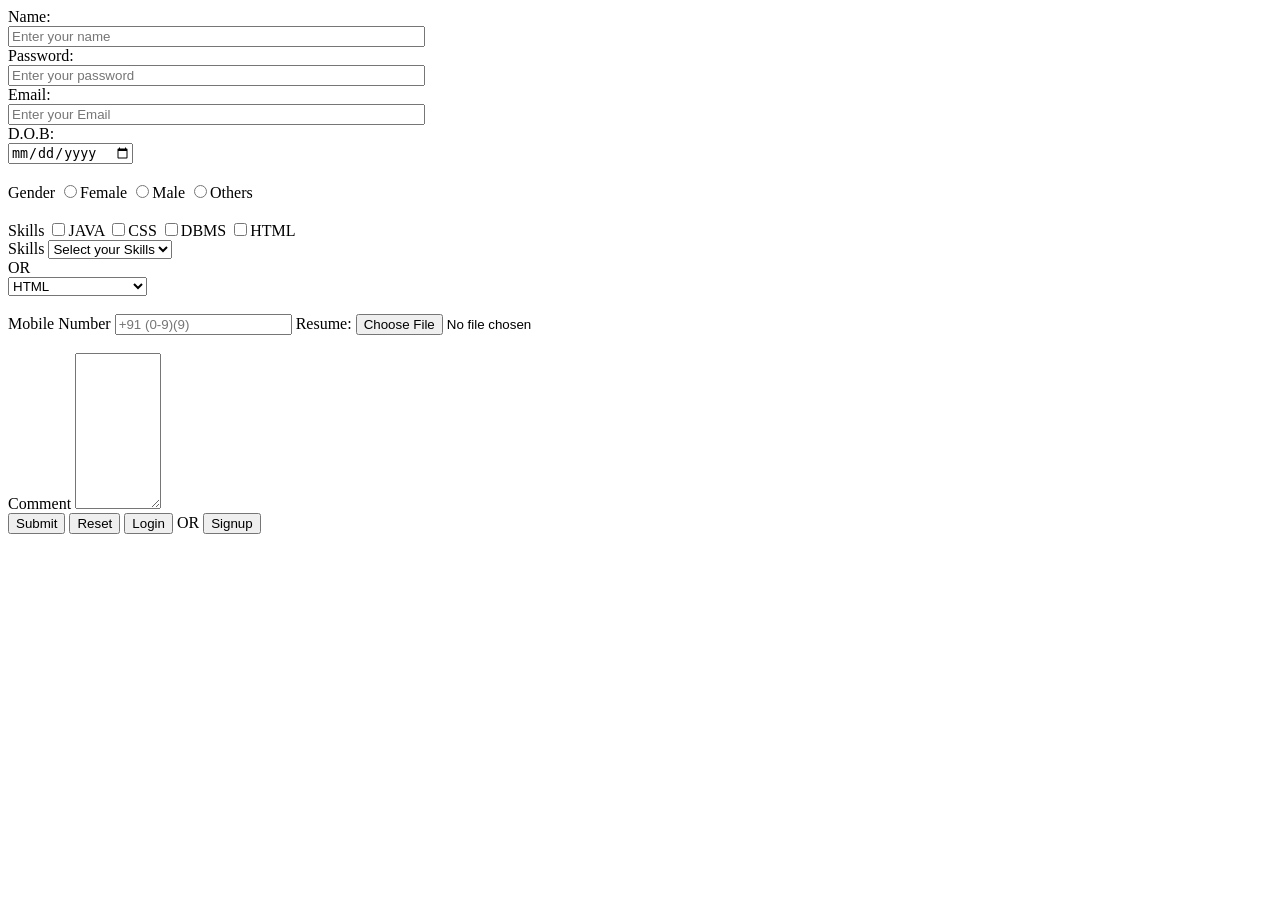
<file: index.html>
<!DOCTYPE html>
<html>
<head>
    <title>Student Table</title>
</head>
<body>
<form fieldset title="Students Form">
        <Label>Name:</Label><br>
        <input type="text" maxlength="10" size="50" placeholder="Enter your name" required><br>
        <label>Password:</label><br>
        <input type="password" size="50" maxlength="10" placeholder="Enter your password"><br>
        <label>Email:</label><br>
        <input type="email" size="50" placeholder="Enter your Email"><br>
        <label>D.O.B:</label><br>
        <input type="date" size="50" placeholder="Enter your date of birth"><br><br>

        <label>Gender</label>
        <input type="radio" name="gender">Female
        <input type="radio" name="gender">Male
        <input type="radio" name="gender">Others
        <br><br>
        <Label>Skills</Label>
        <input type="checkbox">JAVA
        <input type="checkbox">CSS
        <input type="checkbox">DBMS
        <input type="checkbox">HTML<br>
        <Label>Skills</Label>
        <select>
            <option>Select your Skills</option>
            <option>HTML</option>
            <option>DBMS</option>
            <option>CSS</option>
            <option>JAVA</option>
            <option>NodeJS</option>
        </select>
        <br>OR<br>
        <select>
            <optgroup label="Frontend">
            <option>HTML</option>  
            <option>CSS</option>
            <option>NodeJS</option>
            </optgroup>
            <optgroup label="Backend">
            <option>Select your Skills</option>
            <option>Spring</option>
            <option>JAVA</option>
            </optgroup>
        </select><br><br>
        <label>Mobile Number</label>
        <input type="tel" placeholder="+91 (0-9)(9)" required>
        <label>Resume: </label>
        <input type="file"><br><br>
        <label>Comment</label>
        <textarea rows="10" cols="8"></textarea><br>
        <input type="submit">
        <input type="reset">
        <input type="button" value="Login">
        OR
        <button>Signup</button><br>
</form>
</body>
</html>
</file>
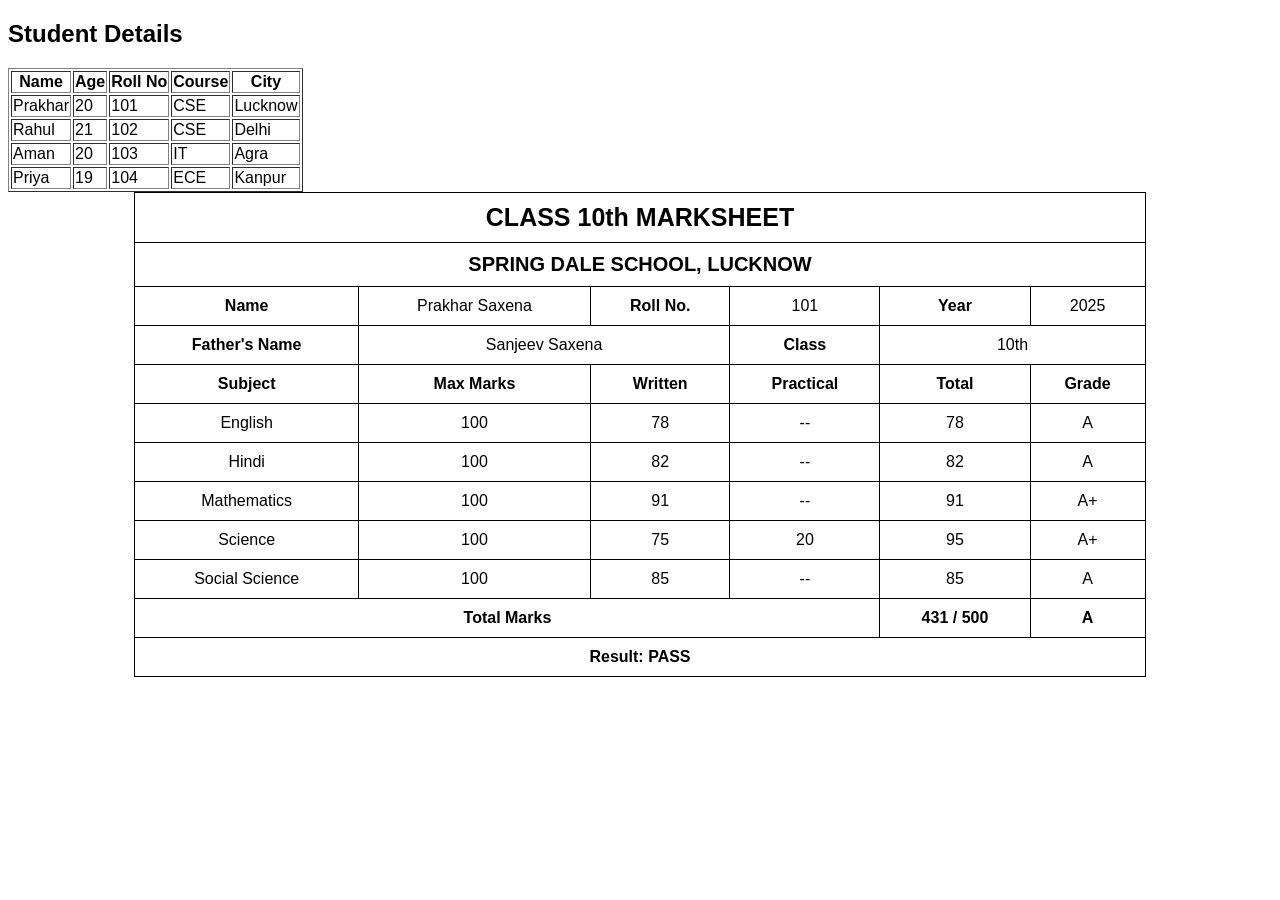
<file: mars.html>
<!DOCTYPE html>
<html>
<head>
    <title>Class 10 Marksheet</title>

    <style>
        body {
            font-family: Arial;
        }

        .marksheet {
            width: 80%;
            margin: auto;
            border-collapse: collapse;
        }

        .marksheet th,
        .marksheet td {
            border: 1px solid black;
            padding: 10px;
            text-align: center;
        }

        .title {
            font-size: 25px;
            font-weight: bold;
        }

        .school {
            font-size: 20px;
            font-weight: bold;
        }
    </style>
</head>

<body>
    
    <h2>Student Details</h2>

    <table border="1">
        <tr>
            <th>Name</th>
            <th>Age</th>
            <th>Roll No</th>
            <th>Course</th>
            <th>City</th>
        </tr>

        <tr>
            <td>Prakhar</td>
            <td>20</td>
            <td>101</td>
            <td>CSE</td>
            <td>Lucknow</td>
        </tr>

        <tr>
            <td>Rahul</td>
            <td>21</td>
            <td>102</td>
            <td>CSE</td>
            <td>Delhi</td>
        </tr>

        <tr>
            <td>Aman</td>
            <td>20</td>
            <td>103</td>
            <td>IT</td>
            <td>Agra</td>
        </tr>

        <tr>
            <td>Priya</td>
            <td>19</td>
            <td>104</td>
            <td>ECE</td>
            <td>Kanpur</td>
        </tr>

    </table>


<table class="marksheet">

    <!-- Heading -->
    <tr>
        <th colspan="6" class="title">
            CLASS 10th MARKSHEET
        </th>
    </tr>

    <tr>
        <th colspan="6" class="school">
            SPRING DALE SCHOOL, LUCKNOW
        </th>
    </tr>

    <!-- Student Details -->
    <tr>
        <td><b>Name</b></td>
        <td>Prakhar Saxena</td>

        <td><b>Roll No.</b></td>
        <td>101</td>

        <td><b>Year</b></td>
        <td>2025</td>
    </tr>

    <tr>
        <td><b>Father's Name</b></td>
        <td colspan="2">Sanjeev Saxena</td>

        <td><b>Class</b></td>
        <td colspan="2">10th</td>
    </tr>

    <!-- Marks Heading -->
    <tr>
        <th>Subject</th>
        <th>Max Marks</th>
        <th>Written</th>
        <th>Practical</th>
        <th>Total</th>
        <th>Grade</th>
    </tr>

    <!-- Subjects -->
    <tr>
        <td>English</td>
        <td>100</td>
        <td>78</td>
        <td>--</td>
        <td>78</td>
        <td>A</td>
    </tr>

    <tr>
        <td>Hindi</td>
        <td>100</td>
        <td>82</td>
        <td>--</td>
        <td>82</td>
        <td>A</td>
    </tr>

    <tr>
        <td>Mathematics</td>
        <td>100</td>
        <td>91</td>
        <td>--</td>
        <td>91</td>
        <td>A+</td>
    </tr>

    <tr>
        <td>Science</td>
        <td>100</td>
        <td>75</td>
        <td>20</td>
        <td>95</td>
        <td>A+</td>
    </tr>

    <tr>
        <td>Social Science</td>
        <td>100</td>
        <td>85</td>
        <td>--</td>
        <td>85</td>
        <td>A</td>
    </tr>

    <!-- Result -->
    <tr>
        <th colspan="4">Total Marks</th>
        <th>431 / 500</th>
        <th>A</th>
    </tr>

    <tr>
        <th colspan="6">
            Result: PASS
        </th>
    </tr>

</table>


</body>
</html>
</file>
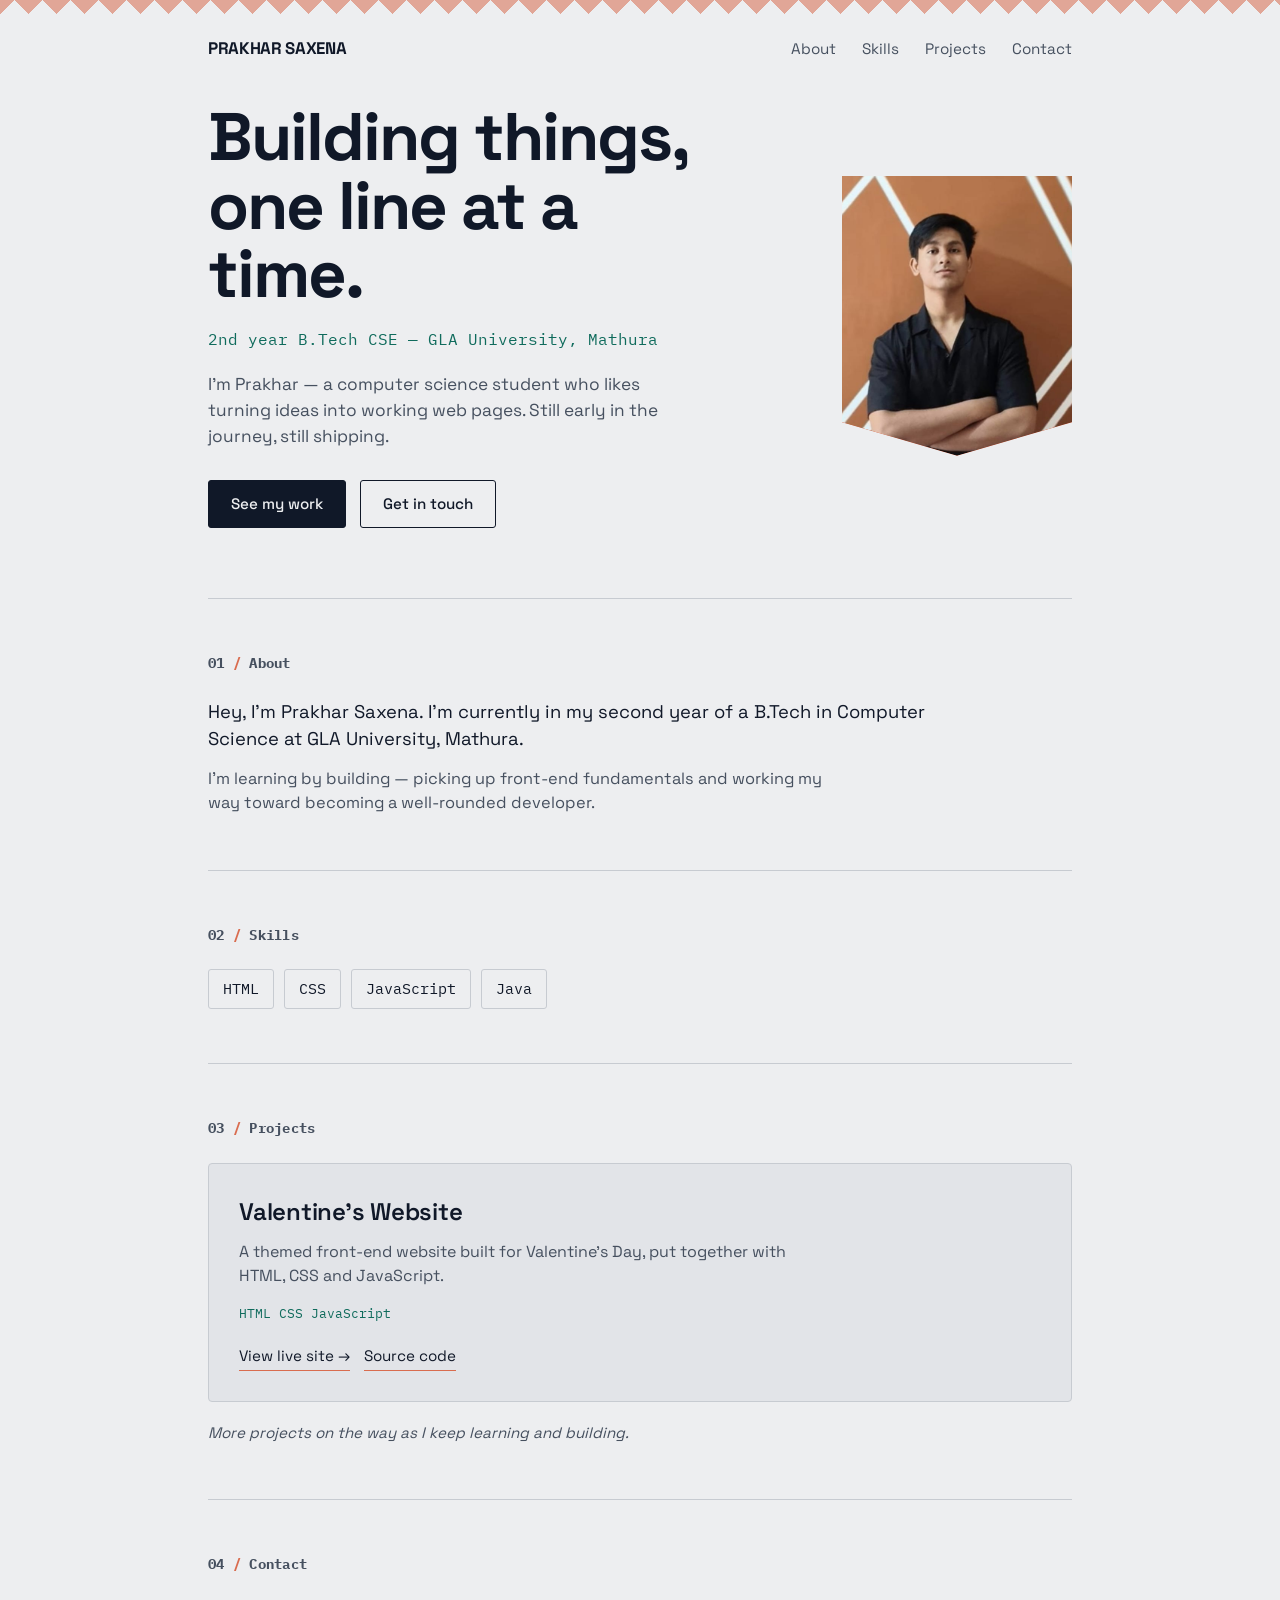
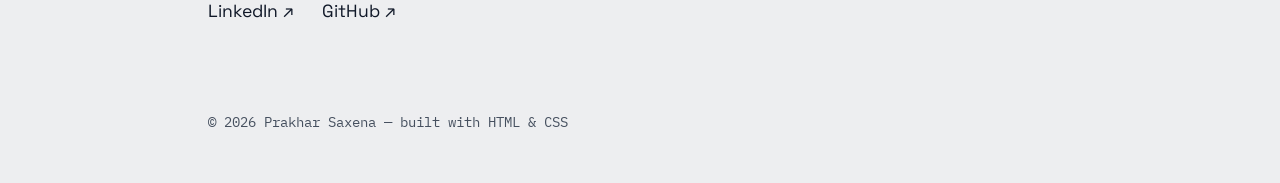
<file: prakhar-portfolio.html>
<!DOCTYPE html>
<html lang="en">
<head>
<meta charset="UTF-8">
<meta name="viewport" content="width=device-width, initial-scale=1.0">
<title>Prakhar Saxena — Developer</title>
<link rel="preconnect" href="https://fonts.googleapis.com">
<link rel="preconnect" href="https://fonts.gstatic.com" crossorigin>
<link href="https://fonts.googleapis.com/css2?family=Space+Grotesk:wght@400;500;600;700&family=IBM+Plex+Mono:wght@400;500&display=swap" rel="stylesheet">
<style>
  :root {
    --paper: #EDEEF0;
    --paper-2: #E2E4E8;
    --ink: #101828;
    --ink-soft: #46505F;
    --teal: #0F6B5C;
    --coral: #D96C4F;
    --line: #C7CBD1;
    font-family: 'Space Grotesk', system-ui, -apple-system, sans-serif;
  }
  @media (prefers-color-scheme: dark) {
    :root:not([data-theme="light"]) {
      --paper: #14171C;
      --paper-2: #1B1F26;
      --ink: #ECEDEE;
      --ink-soft: #A7AEB8;
      --teal: #3FA592;
      --coral: #E68A6C;
      --line: #2C3138;
    }
  }
  :root[data-theme="dark"] {
    --paper: #14171C;
    --paper-2: #1B1F26;
    --ink: #ECEDEE;
    --ink-soft: #A7AEB8;
    --teal: #3FA592;
    --coral: #E68A6C;
    --line: #2C3138;
  }
  * { box-sizing: border-box; margin: 0; padding: 0; }
  html { scroll-behavior: smooth; }
  body {
    background: var(--paper);
    color: var(--ink);
    line-height: 1.5;
    -webkit-font-smoothing: antialiased;
  }
  .wrap { max-width: 920px; margin: 0 auto; padding: 0 28px; }

  /* zigzag motif, echoing the wall in Prakhar's photo */
  .zigzag {
    height: 14px;
    width: 100%;
    background-image: linear-gradient(135deg, var(--coral) 25%, transparent 25%) ,
                       linear-gradient(225deg, var(--coral) 25%, transparent 25%);
    background-position: 0 0;
    background-size: 28px 28px;
    background-repeat: repeat-x;
    opacity: 0.55;
  }

  header.top {
    display: flex; align-items: center; justify-content: space-between;
    padding: 22px 0;
  }
  .wordmark {
    font-weight: 700; font-size: 1.05rem; letter-spacing: -0.02em;
  }
  nav.top a {
    color: var(--ink-soft); text-decoration: none; font-size: 0.95rem;
    margin-left: 22px; transition: color 0.15s ease;
  }
  nav.top a:hover, nav.top a:focus-visible { color: var(--coral); }

  .hero {
    display: grid;
    grid-template-columns: 1.3fr 0.9fr;
    gap: 40px;
    align-items: center;
    padding: 56px 0 70px;
  }
  .hero h1 {
    font-size: clamp(2.6rem, 6vw, 4.2rem);
    line-height: 1.02;
    letter-spacing: -0.03em;
    font-weight: 700;
  }
  .hero .role {
    font-family: 'IBM Plex Mono', monospace;
    color: var(--teal);
    font-size: 1rem;
    margin-top: 18px;
    display: inline-block;
  }
  .hero p.lede {
    margin-top: 20px;
    max-width: 46ch;
    color: var(--ink-soft);
    font-size: 1.08rem;
  }
  .hero .actions { margin-top: 30px; display: flex; gap: 14px; flex-wrap: wrap; }
  .btn {
    display: inline-block;
    padding: 12px 22px;
    border-radius: 3px;
    text-decoration: none;
    font-size: 0.95rem;
    font-weight: 500;
    border: 1.5px solid var(--ink);
    color: var(--ink);
    transition: transform 0.15s ease, background 0.15s ease, color 0.15s ease;
  }
  .btn.primary { background: var(--ink); color: var(--paper); }
  .btn:hover { transform: translateY(-2px); }

  .portrait {
    position: relative;
    justify-self: end;
  }
  .portrait .frame {
    width: 230px;
    height: 280px;
    position: relative;
    clip-path: polygon(0 0, 100% 0, 100% 88%, 50% 100%, 0 88%);
    background: var(--coral);
  }
  .portrait img {
    width: 100%; height: 100%; object-fit: cover;
    clip-path: polygon(0 0, 100% 0, 100% 88%, 50% 100%, 0 88%);
    filter: saturate(0.96);
  }

  section { padding: 54px 0; border-top: 1px solid var(--line); }
  section h2 {
    font-family: 'IBM Plex Mono', monospace;
    font-size: 0.85rem;
    color: var(--ink-soft);
    letter-spacing: 0.02em;
    margin-bottom: 24px;
  }
  section h2 span { color: var(--coral); }

  .about p {
    font-size: 1.15rem;
    max-width: 62ch;
    color: var(--ink);
  }
  .about p + p { margin-top: 14px; color: var(--ink-soft); font-size: 1.02rem; }

  .skills-list {
    display: flex; flex-wrap: wrap; gap: 10px;
  }
  .skills-list li {
    list-style: none;
    font-family: 'IBM Plex Mono', monospace;
    font-size: 0.92rem;
    padding: 8px 14px;
    border: 1px solid var(--line);
    border-radius: 3px;
    color: var(--ink);
  }

  .project {
    border: 1px solid var(--line);
    border-radius: 4px;
    padding: 30px;
    background: var(--paper-2);
  }
  .project .ptitle {
    font-size: 1.5rem; font-weight: 600; letter-spacing: -0.01em;
  }
  .project .pdesc { margin-top: 10px; color: var(--ink-soft); max-width: 56ch; }
  .project .stack {
    margin-top: 16px; display: flex; gap: 8px; flex-wrap: wrap;
  }
  .project .stack span {
    font-family: 'IBM Plex Mono', monospace;
    font-size: 0.8rem;
    color: var(--teal);
  }
  .project .plinks { margin-top: 22px; display: flex; gap: 14px; flex-wrap: wrap; }
  .project .plinks a {
    color: var(--ink);
    font-size: 0.95rem;
    text-decoration: none;
    border-bottom: 1.5px solid var(--coral);
    padding-bottom: 2px;
  }
  .project .plinks a:hover { color: var(--coral); }

  .more-note {
    margin-top: 20px;
    color: var(--ink-soft);
    font-size: 0.95rem;
    font-style: italic;
  }

  .contact {
    display: flex; flex-wrap: wrap; gap: 16px 28px;
  }
  .contact a {
    color: var(--ink);
    text-decoration: none;
    font-size: 1.1rem;
    padding-bottom: 3px;
    border-bottom: 1.5px solid transparent;
    transition: border-color 0.15s ease;
  }
  .contact a:hover { border-color: var(--coral); }

  footer {
    padding: 30px 0 50px;
    color: var(--ink-soft);
    font-size: 0.85rem;
    font-family: 'IBM Plex Mono', monospace;
  }

  a:focus-visible, .btn:focus-visible { outline: 2px solid var(--teal); outline-offset: 3px; }

  @media (max-width: 720px) {
    .hero { grid-template-columns: 1fr; }
    .portrait { justify-self: start; margin-top: 10px; }
    .portrait .frame { width: 180px; height: 220px; }
    nav.top { display: none; }
  }

  @media (prefers-reduced-motion: reduce) {
    * { transition: none !important; scroll-behavior: auto !important; }
  }
</style>
</head>
<body>

<div class="zigzag" aria-hidden="true"></div>

<div class="wrap">
  <header class="top">
    <div class="wordmark">PRAKHAR SAXENA</div>
    <nav class="top">
      <a href="#about">About</a>
      <a href="#skills">Skills</a>
      <a href="#projects">Projects</a>
      <a href="#contact">Contact</a>
    </nav>
  </header>

  <section class="hero" style="border-top:none; padding-top:20px;">
    <div>
      <h1>Building things,<br>one line at a time.</h1>
      <span class="role">2nd year B.Tech CSE — GLA University, Mathura</span>
      <p class="lede">I'm Prakhar — a computer science student who likes turning ideas into working web pages. Still early in the journey, still shipping.</p>
      <div class="actions">
        <a class="btn primary" href="#projects">See my work</a>
        <a class="btn" href="#contact">Get in touch</a>
      </div>
    </div>
    <div class="portrait">
      <div class="frame">
        <img src="[data-uri]" alt="Portrait of Prakhar Saxena">
      </div>
    </div>
  </section>

  <section id="about" class="about">
    <h2>01 <span>/</span> About</h2>
    <p>Hey, I'm Prakhar Saxena. I'm currently in my second year of a B.Tech in Computer Science at GLA University, Mathura.</p>
    <p>I'm learning by building — picking up front-end fundamentals and working my way toward becoming a well-rounded developer.</p>
  </section>

  <section id="skills">
    <h2>02 <span>/</span> Skills</h2>
    <ul class="skills-list">
      <li>HTML</li>
      <li>CSS</li>
      <li>JavaScript</li>
      <li>Java</li>
    </ul>
  </section>

  <section id="projects">
    <h2>03 <span>/</span> Projects</h2>
    <div class="project">
      <div class="ptitle">Valentine's Website</div>
      <p class="pdesc">A themed front-end website built for Valentine's Day, put together with HTML, CSS and JavaScript.</p>
      <div class="stack"><span>HTML</span><span>CSS</span><span>JavaScript</span></div>
      <div class="plinks">
        <a href="https://prakharrr-cmd.github.io/VALENTINE-S-WEBSITE/" target="_blank" rel="noopener">View live site →</a>
        <a href="https://github.com/prakharrr-cmd/VALENTINE-S-WEBSITE.git" target="_blank" rel="noopener">Source code</a>
      </div>
    </div>
    <p class="more-note">More projects on the way as I keep learning and building.</p>
  </section>

  <section id="contact">
    <h2>04 <span>/</span> Contact</h2>
    <div class="contact">
      <a href="https://www.linkedin.com/in/prakhar-saxena-12a7ab370/" target="_blank" rel="noopener">LinkedIn ↗</a>
      <a href="https://github.com/prakharrr-cmd" target="_blank" rel="noopener">GitHub ↗</a>
    </div>
  </section>

  <footer>© 2026 Prakhar Saxena — built with HTML &amp; CSS</footer>
</div>

</body>
</html>
</file>
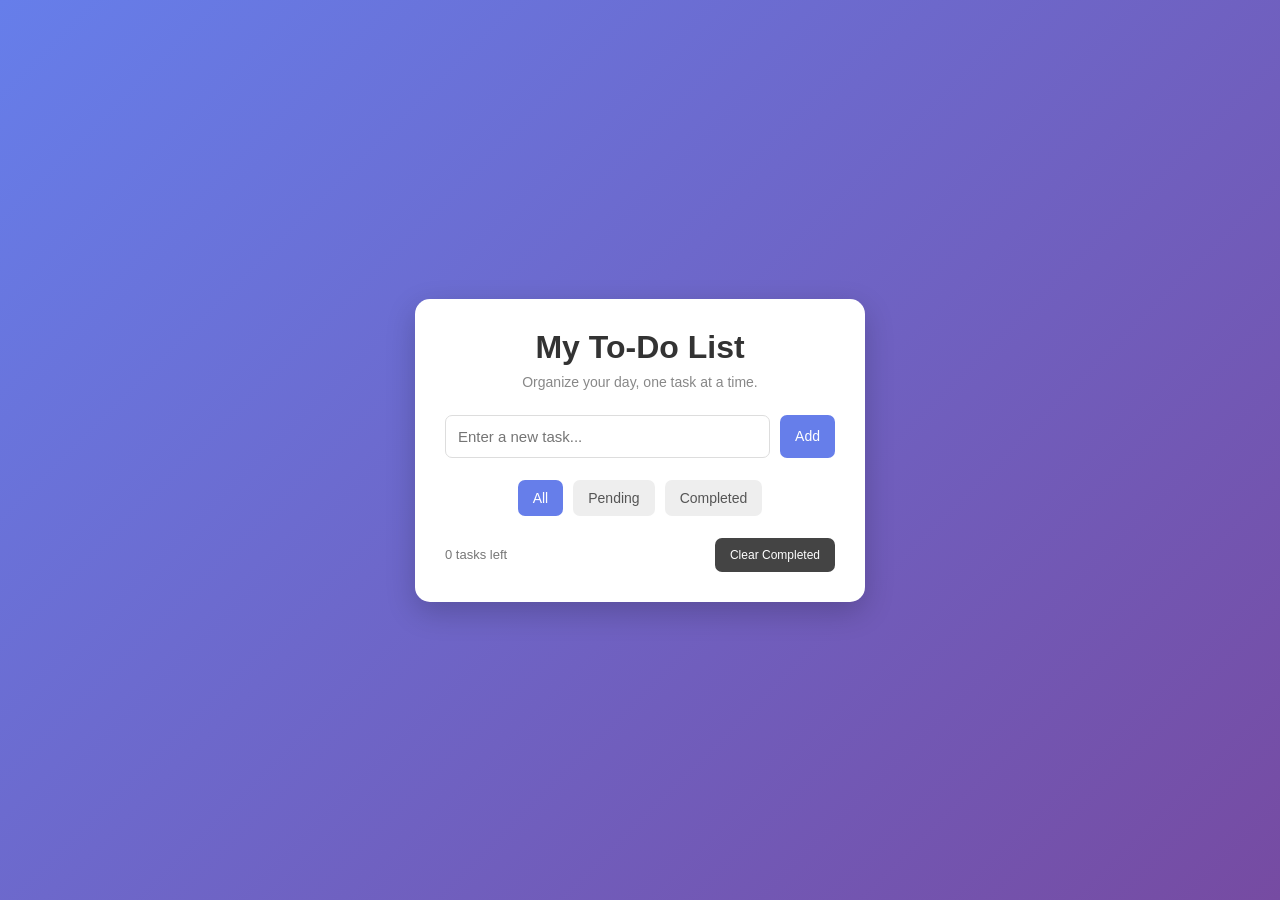
<file: todo.html>
<!DOCTYPE html>
<html lang="en">
<head>
    <meta charset="UTF-8">
    <meta name="viewport" content="width=device-width, initial-scale=1.0">
    <title>My To-Do List</title>
    <link rel="stylesheet" href="todo.css">
</head>
<body>

    <div class="container">
        <h1>My To-Do List</h1>
        <p class="subtitle">Organize your day, one task at a time.</p>

        <div class="input-section">
            <input type="text" id="taskInput" placeholder="Enter a new task...">
            <button id="addBtn">Add</button>
        </div>

        <div class="filters">
            <button class="filter active" data-filter="all">All</button>
            <button class="filter" data-filter="pending">Pending</button>
            <button class="filter" data-filter="completed">Completed</button>
        </div>

        <ul id="taskList"></ul>

        <div class="footer">
            <span id="taskCount">0 tasks left</span>
            <button id="clearBtn">Clear Completed</button>
        </div>
    </div>

    <script src="todo.js"></script>
</body>
</html>
</file>
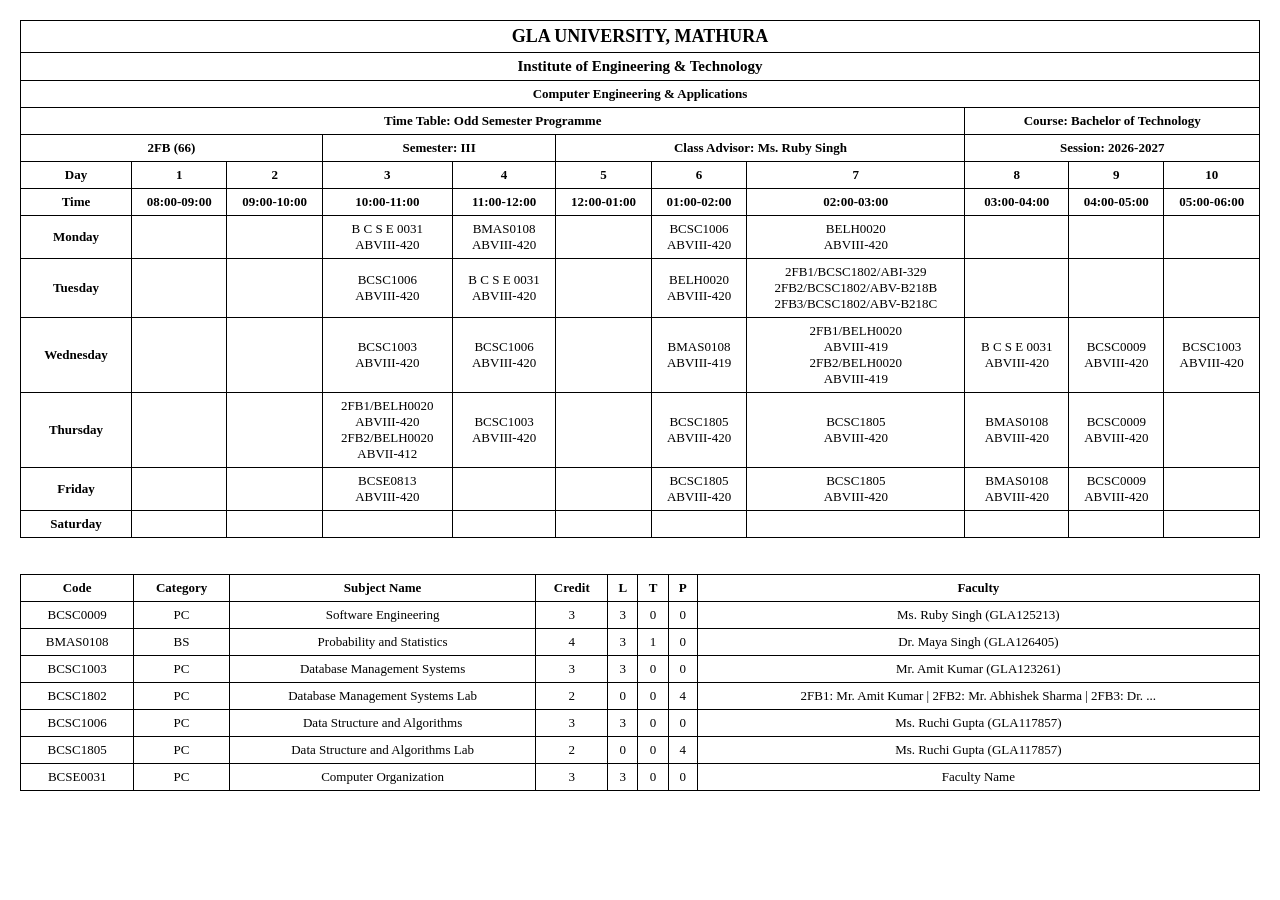
<file: tt.html>
<!DOCTYPE html>
<html>
<head>
    <title>GLA University Timetable</title>

    <style>
        body {
            font-family: "Times New Roman", serif;
            margin: 20px;
        }

        table {
            border-collapse: collapse;
            width: 100%;
        }

        th, td {
            border: 1px solid black;
            padding: 5px;
            text-align: center;
            font-size: 13px;
        }

        .heading {
            font-size: 18px;
            font-weight: bold;
        }

        .subheading {
            font-size: 15px;
            font-weight: bold;
        }

        .day {
            font-weight: bold;
            width: 100px;
        }

        .subject {
            font-weight: bold;
        }

        .space {
            height: 15px;
        }
    </style>
</head>

<body>


<table>

    <tr>
        <th colspan="11" class="heading">
            GLA UNIVERSITY, MATHURA
        </th>
    </tr>

    <tr>
        <th colspan="11" class="subheading">
            Institute of Engineering & Technology
        </th>
    </tr>

    <tr>
        <th colspan="11">
            Computer Engineering & Applications
        </th>
    </tr>

    <tr>
        <th colspan="8">
            Time Table: Odd Semester Programme
        </th>

        <th colspan="3">
            Course: Bachelor of Technology
        </th>
    </tr>

    <tr>
        <th colspan="3">2FB (66)</th>
        <th colspan="2">Semester: III</th>
        <th colspan="3">Class Advisor: Ms. Ruby Singh</th>
        <th colspan="3">Session: 2026-2027</th>
    </tr>

    <tr>
        <th>Day</th>
        <th>1</th>
        <th>2</th>
        <th>3</th>
        <th>4</th>
        <th>5</th>
        <th>6</th>
        <th>7</th>
        <th>8</th>
        <th>9</th>
        <th>10</th>
    </tr>

    <tr>
        <th>Time</th>
        <th>08:00-09:00</th>
        <th>09:00-10:00</th>
        <th>10:00-11:00</th>
        <th>11:00-12:00</th>
        <th>12:00-01:00</th>
        <th>01:00-02:00</th>
        <th>02:00-03:00</th>
        <th>03:00-04:00</th>
        <th>04:00-05:00</th>
        <th>05:00-06:00</th>
    </tr>

    <tr>
        <td class="day">Monday</td>

        <td></td>
        <td></td>

        <td>
            B C S E 0031<br>
            ABVIII-420
        </td>

        <td>
            BMAS0108<br>
            ABVIII-420
        </td>

        <td></td>

        <td class="yellow">
            BCSC1006<br>
            ABVIII-420
        </td>

        <td>
            BELH0020<br>
            ABVIII-420
        </td>

        <td></td>
        <td></td>
        <td></td>
    </tr>

    <tr>
        <td class="day">Tuesday</td>

        <td></td>
        <td></td>

        <td class="yellow">
            BCSC1006<br>
            ABVIII-420
        </td>

        <td>
            B C S E 0031<br>
            ABVIII-420
        </td>

        <td></td>

        <td class="yellow">
            BELH0020<br>
            ABVIII-420
        </td>

        <td>
            2FB1/BCSC1802/ABI-329<br>
            2FB2/BCSC1802/ABV-B218B<br>
            2FB3/BCSC1802/ABV-B218C
        </td>

        <td></td>
        <td></td>
        <td></td>
    </tr>
    <tr>
        <td class="day">Wednesday</td>

        <td></td>
        <td></td>

        <td>
            BCSC1003<br>
            ABVIII-420
        </td>

        <td>
            BCSC1006<br>
            ABVIII-420
        </td>

        <td></td>

        <td class="yellow">
            BMAS0108<br>
            ABVIII-419
        </td>

        <td>
            2FB1/BELH0020<br>
            ABVIII-419<br>
            2FB2/BELH0020<br>
            ABVIII-419
        </td>

        <td>
            B C S E 0031<br>
            ABVIII-420
        </td>

        <td>
            BCSC0009<br>
            ABVIII-420
        </td>

        <td>
            BCSC1003<br>
            ABVIII-420
        </td>
    </tr>

    <tr>
        <td class="day">Thursday</td>

        <td></td>
        <td></td>

        <td>
            2FB1/BELH0020<br>
            ABVIII-420<br>
            2FB2/BELH0020<br>
            ABVII-412
        </td>

        <td>
            BCSC1003<br>
            ABVIII-420
        </td>

        <td></td>

        <td class="yellow">
            BCSC1805<br>
            ABVIII-420
        </td>

        <td class="yellow">
            BCSC1805<br>
            ABVIII-420
        </td>

        <td>
            BMAS0108<br>
            ABVIII-420
        </td>

        <td>
            BCSC0009<br>
            ABVIII-420
        </td>

        <td></td>
    </tr>

    <tr>
        <td class="day">Friday</td>

        <td></td>
        <td></td>

        <td>
            BCSE0813<br>
            ABVIII-420
        </td>

        <td class="pink"></td>

        <td></td>

        <td >
            BCSC1805<br>
            ABVIII-420
        </td>

        <td >
            BCSC1805<br>
            ABVIII-420
        </td>

        <td>
            BMAS0108<br>
            ABVIII-420
        </td>

        <td>
            BCSC0009<br>
            ABVIII-420
        </td>

        <td></td>
    </tr>

    <tr>
        <td class="day">Saturday</td>
        <td></td>
        <td></td>
        <td></td>
        <td></td>
        <td></td>
        <td></td>
        <td></td>
        <td></td>
        <td></td>
        <td></td>
    </tr>

</table>


<br><br>

<table>

    <tr>
        <th>Code</th>
        <th>Category</th>
        <th>Subject Name</th>
        <th>Credit</th>
        <th>L</th>
        <th>T</th>
        <th>P</th>
        <th>Faculty</th>
    </tr>

    <tr>
        <td>BCSC0009</td>
        <td>PC</td>
        <td>Software Engineering</td>
        <td>3</td>
        <td>3</td>
        <td>0</td>
        <td>0</td>
        <td>Ms. Ruby Singh (GLA125213)</td>
    </tr>

    <tr>
        <td>BMAS0108</td>
        <td>BS</td>
        <td>Probability and Statistics</td>
        <td>4</td>
        <td>3</td>
        <td>1</td>
        <td>0</td>
        <td>Dr. Maya Singh (GLA126405)</td>
    </tr>

    <tr>
        <td>BCSC1003</td>
        <td>PC</td>
        <td>Database Management Systems</td>
        <td>3</td>
        <td>3</td>
        <td>0</td>
        <td>0</td>
        <td>Mr. Amit Kumar (GLA123261)</td>
    </tr>

    <tr>
        <td>BCSC1802</td>
        <td>PC</td>
        <td>Database Management Systems Lab</td>
        <td>2</td>
        <td>0</td>
        <td>0</td>
        <td>4</td>
        <td>
            2FB1: Mr. Amit Kumar |
            2FB2: Mr. Abhishek Sharma |
            2FB3: Dr. ...
        </td>
    </tr>

    <tr>
        <td>BCSC1006</td>
        <td>PC</td>
        <td>Data Structure and Algorithms</td>
        <td>3</td>
        <td>3</td>
        <td>0</td>
        <td>0</td>
        <td>Ms. Ruchi Gupta (GLA117857)</td>
    </tr>

    <tr>
        <td>BCSC1805</td>
        <td>PC</td>
        <td>Data Structure and Algorithms Lab</td>
        <td>2</td>
        <td>0</td>
        <td>0</td>
        <td>4</td>
        <td>Ms. Ruchi Gupta (GLA117857)</td>
    </tr>

    <tr>
        <td>BCSE0031</td>
        <td>PC</td>
        <td>Computer Organization</td>
        <td>3</td>
        <td>3</td>
        <td>0</td>
        <td>0</td>
        <td>Faculty Name</td>
    </tr>

</table>

</body>
</html>
</file>
<file: todo.css>
* {
    margin: 0;
    padding: 0;
    box-sizing: border-box;
}

body {
    font-family: Arial, sans-serif;
    background: linear-gradient(135deg, #667eea, #764ba2);
    min-height: 100vh;
    display: flex;
    justify-content: center;
    align-items: center;
    padding: 20px;
}

.container {
    background: white;
    width: 100%;
    max-width: 450px;
    padding: 30px;
    border-radius: 15px;
    box-shadow: 0 10px 30px rgba(0,0,0,0.2);
}

h1 {
    text-align: center;
    color: #333;
    margin-bottom: 8px;
}

.subtitle {
    text-align: center;
    color: #888;
    margin-bottom: 25px;
    font-size: 14px;
}

.input-section {
    display: flex;
    gap: 10px;
}

input {
    flex: 1;
    padding: 12px;
    border: 1px solid #ddd;
    border-radius: 7px;
    outline: none;
    font-size: 15px;
}

input:focus {
    border-color: #667eea;
}

button {
    cursor: pointer;
    border: none;
    border-radius: 7px;
    padding: 10px 15px;
    background: #667eea;
    color: white;
    font-size: 14px;
}

button:hover {
    opacity: 0.85;
}

.filters {
    display: flex;
    justify-content: center;
    gap: 10px;
    margin: 22px 0;
}

.filter {
    background: #eee;
    color: #555;
}

.filter.active {
    background: #667eea;
    color: white;
}

#taskList {
    list-style: none;
}

.task {
    display: flex;
    align-items: center;
    justify-content: space-between;
    padding: 13px 5px;
    border-bottom: 1px solid #eee;
    gap: 10px;
}

.task label {
    display: flex;
    align-items: center;
    gap: 10px;
    flex: 1;
    overflow-wrap: anywhere;
}

.task input[type="checkbox"] {
    width: 17px;
    height: 17px;
    cursor: pointer;
    flex-shrink: 0;
}

.task.completed span {
    text-decoration: line-through;
    color: #aaa;
}

.delete-btn {
    background: #ff5252;
    padding: 7px 10px;
}

.footer {
    display: flex;
    justify-content: space-between;
    align-items: center;
    margin-top: 20px;
    color: #777;
    font-size: 13px;
    gap: 8px;
}

#clearBtn {
    background: #444;
    font-size: 12px;
}

@media (max-width: 400px) {
    .container {
        padding: 20px;
    }

    .filters {
        gap: 5px;
    }
}
</file>
